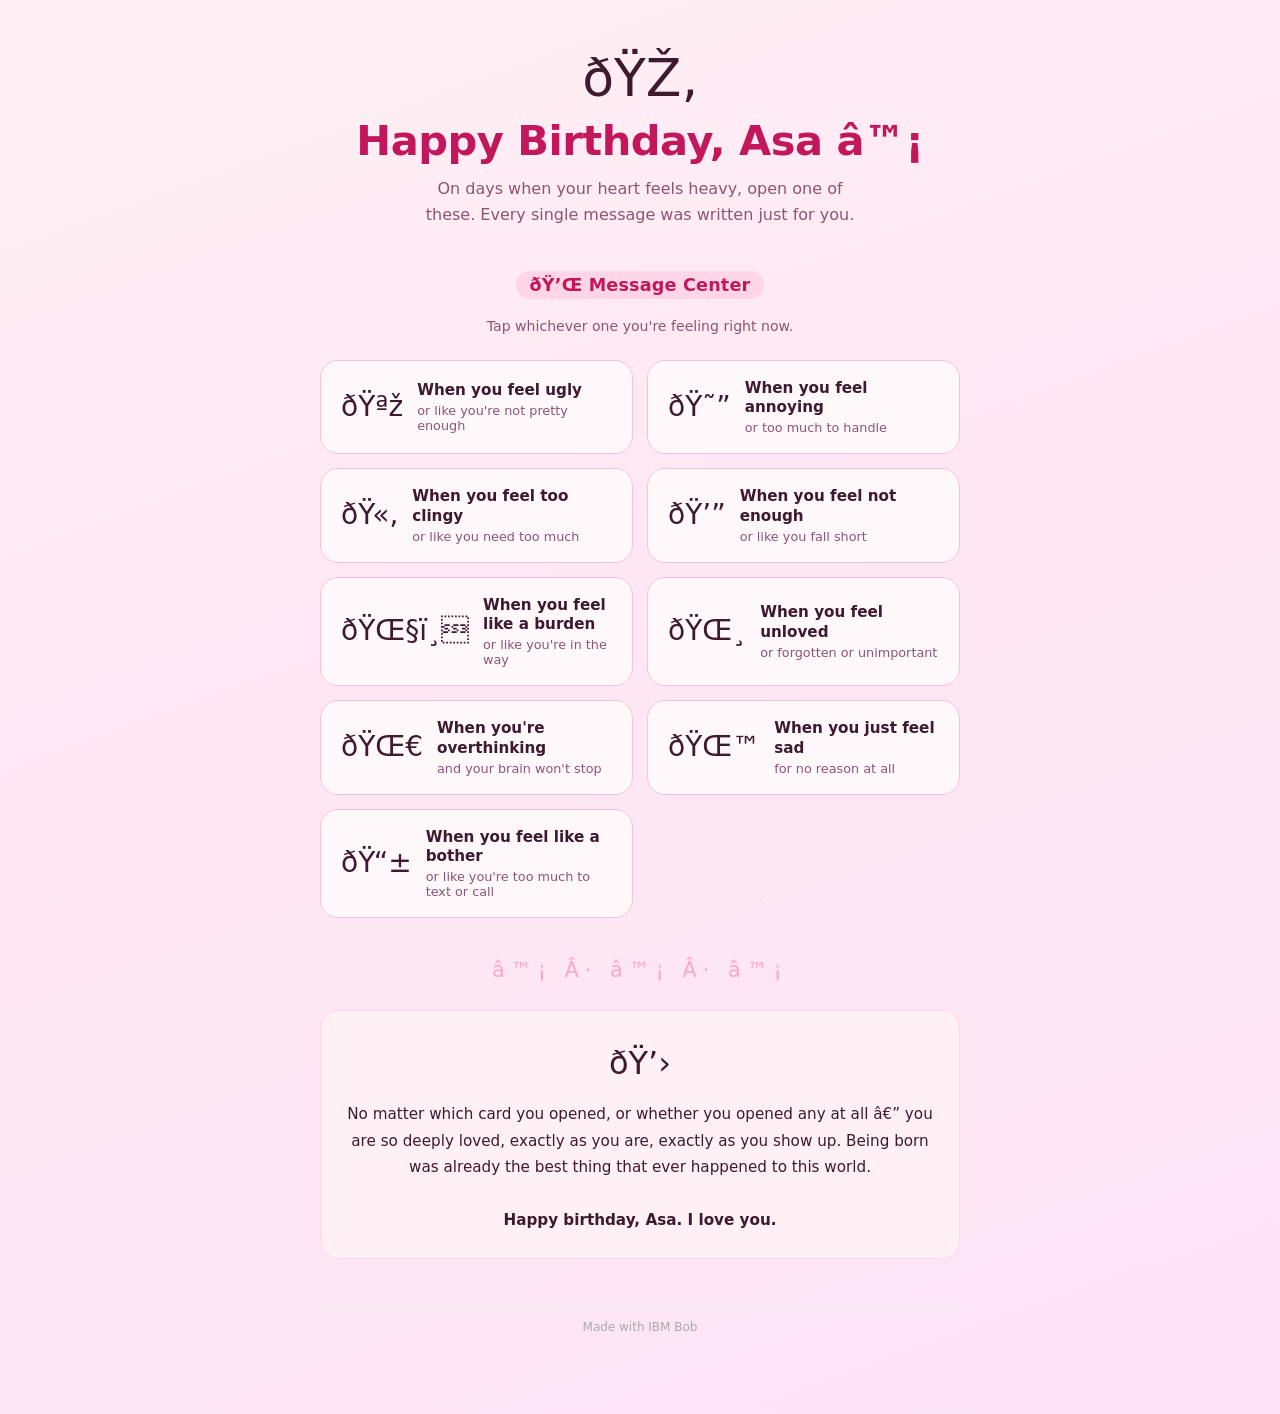
<file: asa-s-birthday-message-center.html>
<html lang="en">
  <head>
    <meta charset="UTF-8" />
    <meta name="viewport" content="width=device-width, initial-scale=1.0, maximum-scale=1" />
    <title>Asa's Birthday</title>
    <style>
      *, *::before, *::after { box-sizing: border-box; margin: 0; padding: 0; }

      :root {
        --pink-light: #fff0f5;
        --pink-mid:   #ffd6e7;
        --pink-deep:  #f9a8c9;
        --pink-hot:   #e8528a;
        --rose:       #c2185b;
        --text:       #3d1a2e;
        --muted:      #8c5575;
        --card-bg:    #fff8fb;
        --border:     #f5c2d8;
        --radius:     18px;
      }

      body {
        font-family: system-ui, sans-serif;
        background: linear-gradient(160deg, #fff0f5 0%, #ffe8f3 40%, #fce4f5 100%);
        min-height: 100vh;
        color: var(--text);
        overflow-x: hidden;
      }

      .bg-shapes-layer {
        position: fixed;
        inset: 0;
        pointer-events: none;
        z-index: 0;
        overflow: hidden;
      }
      .bg-shape {
        position: absolute;
        opacity: 0.18;
        animation: floatUp linear infinite;
        color: var(--pink-hot);
        user-select: none;
      }
      @keyframes floatUp {
        0%   { transform: translateY(0) rotate(0deg);   opacity: 0.18; }
        10%  { opacity: 0.22; }
        90%  { opacity: 0.18; }
        100% { transform: translateY(-110vh) rotate(25deg); opacity: 0; }
      }

      .page {
        position: relative;
        z-index: 1;
        max-width: 680px;
        margin: 0 auto;
        padding: 48px 20px 80px;
      }

      .hero {
        text-align: center;
        margin-bottom: 48px;
      }
      .hero-emoji { font-size: 52px; display: block; margin-bottom: 8px; }
      .hero h1 {
        font-size: clamp(1.8rem, 5vw, 2.6rem);
        font-weight: 700;
        color: var(--rose);
        letter-spacing: -0.5px;
        line-height: 1.2;
      }
      .hero p {
        margin-top: 10px;
        font-size: 1rem;
        color: var(--muted);
        max-width: 440px;
        margin-inline: auto;
        line-height: 1.6;
      }

      .section-title {
        font-size: 1.1rem;
        font-weight: 600;
        color: var(--rose);
        text-align: center;
        margin-bottom: 20px;
        letter-spacing: 0.01em;
      }
      .section-title span {
        background: var(--pink-mid);
        padding: 4px 14px;
        border-radius: 999px;
      }

      .cards-grid {
        display: grid;
        grid-template-columns: repeat(auto-fill, minmax(280px, 1fr));
        gap: 14px;
        margin-bottom: 40px;
      }

      .situation-card {
        background: var(--card-bg);
        border: 1.5px solid var(--border);
        border-radius: var(--radius);
        padding: 18px 20px;
        cursor: pointer;
        transition: border-color 0.2s, transform 0.15s, box-shadow 0.2s;
        display: flex;
        align-items: center;
        gap: 14px;
        user-select: none;
      }
      .situation-card:hover {
        border-color: var(--pink-hot);
        transform: translateY(-2px);
        box-shadow: 0 6px 20px rgba(232, 82, 138, 0.12);
      }
      .situation-card:active { transform: translateY(0); }
      .situation-card.active {
        border-color: var(--pink-hot);
        background: #fff2f8;
      }

      .card-icon { font-size: 28px; flex-shrink: 0; line-height: 1; }
      .card-label { font-size: 0.95rem; font-weight: 600; color: var(--text); line-height: 1.3; }
      .card-sublabel { font-size: 0.8rem; color: var(--muted); margin-top: 2px; }

      .message-panel {
        background: var(--card-bg);
        border: 2px solid var(--pink-hot);
        border-radius: var(--radius);
        padding: 28px 26px;
        margin-top: 8px;
        display: none;
        animation: popIn 0.28s cubic-bezier(0.34, 1.56, 0.64, 1);
      }
      .message-panel.visible { display: block; }

      @keyframes popIn {
        from { opacity: 0; transform: scale(0.95) translateY(6px); }
        to   { opacity: 1; transform: scale(1)    translateY(0);   }
      }

      .message-header { display: flex; align-items: center; gap: 10px; margin-bottom: 16px; }
      .message-header-icon { font-size: 30px; }
      .message-header-title { font-size: 1.05rem; font-weight: 700; color: var(--rose); }
      .message-body { font-size: 0.96rem; line-height: 1.75; color: var(--text); }
      .message-body p + p { margin-top: 12px; }

      .close-btn {
        display: inline-block;
        margin-top: 20px;
        font-size: 0.82rem;
        color: var(--muted);
        cursor: pointer;
        border: 1px solid var(--border);
        border-radius: 999px;
        padding: 4px 14px;
        transition: background 0.15s, color 0.15s;
      }
      .close-btn:hover { background: var(--pink-mid); color: var(--rose); }

      .divider { text-align: center; font-size: 1.3rem; color: var(--pink-deep); margin: 36px 0 28px; letter-spacing: 6px; }

      .love-note {
        background: var(--pink-light);
        border: 1.5px solid var(--pink-mid);
        border-radius: var(--radius);
        padding: 24px;
        text-align: center;
        color: var(--text);
        font-size: 0.95rem;
        line-height: 1.75;
      }
      .love-note .note-heart { font-size: 2rem; display: block; margin-bottom: 10px; }

      @media (max-width: 420px) {
        .page { padding: 32px 14px 60px; }
        .cards-grid { grid-template-columns: 1fr; }
        .message-panel { padding: 22px 18px; }
      }

      .made-with {
        text-align: center;
        font-size: 12px;
        color: #aaa;
        border-top: 1px solid #eee;
        margin-top: 48px;
        padding-top: 12px;
      }
    </style>
  </head>
  <body>

    <div class="bg-shapes-layer" aria-hidden="true">
      <span class="bg-shape" style="left:4%;font-size:20px;animation-duration:18s;animation-delay:0s;bottom:-20px">â™¥</span>
      <span class="bg-shape" style="left:10%;font-size:16px;animation-duration:22s;animation-delay:3s;bottom:-20px">â˜…</span>
      <span class="bg-shape" style="left:17%;font-size:14px;animation-duration:15s;animation-delay:1.5s;bottom:-20px">â™¥</span>
      <span class="bg-shape" style="left:24%;font-size:12px;animation-duration:20s;animation-delay:6s;bottom:-20px">âœ¦</span>
      <span class="bg-shape" style="left:31%;font-size:18px;animation-duration:17s;animation-delay:2s;bottom:-20px">â™¥</span>
      <span class="bg-shape" style="left:38%;font-size:14px;animation-duration:24s;animation-delay:4s;bottom:-20px">â˜…</span>
      <span class="bg-shape" style="left:45%;font-size:16px;animation-duration:19s;animation-delay:0.5s;bottom:-20px">â™¥</span>
      <span class="bg-shape" style="left:52%;font-size:13px;animation-duration:16s;animation-delay:7s;bottom:-20px">âœ¶</span>
      <span class="bg-shape" style="left:59%;font-size:20px;animation-duration:21s;animation-delay:3.5s;bottom:-20px">â™¥</span>
      <span class="bg-shape" style="left:66%;font-size:15px;animation-duration:23s;animation-delay:1s;bottom:-20px">â˜…</span>
      <span class="bg-shape" style="left:73%;font-size:14px;animation-duration:18s;animation-delay:5s;bottom:-20px">â™¥</span>
      <span class="bg-shape" style="left:80%;font-size:12px;animation-duration:20s;animation-delay:2.5s;bottom:-20px">âœ¦</span>
      <span class="bg-shape" style="left:87%;font-size:18px;animation-duration:25s;animation-delay:8s;bottom:-20px">â™¥</span>
      <span class="bg-shape" style="left:93%;font-size:16px;animation-duration:14s;animation-delay:9s;bottom:-20px">â˜…</span>
      <span class="bg-shape" style="left:63%;font-size:15px;animation-duration:17s;animation-delay:1s;bottom:-20px">â™¥</span>
      <span class="bg-shape" style="left:90%;font-size:19px;animation-duration:20s;animation-delay:2s;bottom:-20px">â™¥</span>
    </div>

    <div class="page">

      <div class="hero">
        <span class="hero-emoji">ðŸŽ‚</span>
        <h1>Happy Birthday, Asa â™¡</h1>
        <p>On days when your heart feels heavy, open one of these. Every single message was written just for you.</p>
      </div>

      <div class="section-title"><span>ðŸ’Œ Message Center</span></div>
      <p style="text-align:center;color:var(--muted);font-size:0.88rem;margin-bottom:22px;line-height:1.6">
        Tap whichever one you're feeling right now.
      </p>

      <div class="cards-grid" id="cardsGrid">

        <div class="situation-card" data-id="ugly">
          <span class="card-icon">ðŸªž</span>
          <div>
            <div class="card-label">When you feel ugly</div>
            <div class="card-sublabel">or like you're not pretty enough</div>
          </div>
        </div>

        <div class="situation-card" data-id="annoying">
          <span class="card-icon">ðŸ˜”</span>
          <div>
            <div class="card-label">When you feel annoying</div>
            <div class="card-sublabel">or too much to handle</div>
          </div>
        </div>

        <div class="situation-card" data-id="clingy">
          <span class="card-icon">ðŸ«‚</span>
          <div>
            <div class="card-label">When you feel too clingy</div>
            <div class="card-sublabel">or like you need too much</div>
          </div>
        </div>

        <div class="situation-card" data-id="notenough">
          <span class="card-icon">ðŸ’”</span>
          <div>
            <div class="card-label">When you feel not enough</div>
            <div class="card-sublabel">or like you fall short</div>
          </div>
        </div>

        <div class="situation-card" data-id="burden">
          <span class="card-icon">ðŸŒ§ï¸</span>
          <div>
            <div class="card-label">When you feel like a burden</div>
            <div class="card-sublabel">or like you're in the way</div>
          </div>
        </div>

        <div class="situation-card" data-id="unloved">
          <span class="card-icon">ðŸŒ¸</span>
          <div>
            <div class="card-label">When you feel unloved</div>
            <div class="card-sublabel">or forgotten or unimportant</div>
          </div>
        </div>

        <div class="situation-card" data-id="overthinking">
          <span class="card-icon">ðŸŒ€</span>
          <div>
            <div class="card-label">When you're overthinking</div>
            <div class="card-sublabel">and your brain won't stop</div>
          </div>
        </div>

        <div class="situation-card" data-id="sad">
          <span class="card-icon">ðŸŒ™</span>
          <div>
            <div class="card-label">When you just feel sad</div>
            <div class="card-sublabel">for no reason at all</div>
          </div>
        </div>

        <div class="situation-card" data-id="bother">
          <span class="card-icon">ðŸ“±</span>
          <div>
            <div class="card-label">When you feel like a bother</div>
            <div class="card-sublabel">or like you're too much to text or call</div>
          </div>
        </div>

      </div>

      <div class="message-panel" id="messagePanel">
        <div class="message-header">
          <span class="message-header-icon" id="msgIcon"></span>
          <div class="message-header-title" id="msgTitle"></div>
        </div>
        <div class="message-body" id="msgBody"></div>
        <span class="close-btn" id="closeBtn">close âœ•</span>
      </div>

      <div class="divider">â™¡ Â· â™¡ Â· â™¡</div>

      <div class="love-note">
        <span class="note-heart">ðŸ’›</span>
        No matter which card you opened, or whether you opened any at all â€”
        you are so deeply loved, exactly as you are, exactly as you show up.
        Being born was already the best thing that ever happened to this world.
        <br /><br />
        <strong>Happy birthday, Asa. I love you.</strong>
      </div>

      <p class="made-with">Made with IBM Bob</p>

    </div>

    

    <script>
      const messages = {
        ugly: {
          icon: "ðŸªž",
          title: "When you feel ugly",
          body: `<p>You are not ugly. Not even close. The way you look at the world, the way your face lights up when you laugh, the way you exist â€” it's genuinely beautiful. I know you don't always see it, but I do, every single time.</p>
                 <p>Beauty standards are made up. Your face, your body, your presence â€” they are real and they are lovely. You don't need to earn being considered beautiful. You already are.</p>
                 <p>And even on the days you can't believe that â€” I believe it enough for both of us. ðŸ’—</p>`
        },
        annoying: {
          icon: "ðŸ˜”",
          title: "When you feel annoying",
          body: `<p>You are not annoying. The people who love you want to hear from you. Your thoughts, your feelings, your random tangents â€” none of that is too much. It's just you, and you are someone worth listening to.</p>
                 <p>I have never once thought "this is too much." Not once. Every message, every call, every moment â€” I'm glad for it. You could never be annoying to me.</p>
                 <p>Please don't shrink yourself. You deserve to take up space. ðŸŒ·</p>`
        },
        clingy: {
          icon: "ðŸ«‚",
          title: "When you feel too clingy",
          body: `<p>Wanting closeness is not a flaw. Needing people is not weakness. You are a person who loves deeply and wants to feel loved back â€” that is one of the most human things there is.</p>
                 <p>You are not too clingy. You are someone who knows what she needs. And anyone worth keeping in your life will understand that, and meet you there.</p>
                 <p>You deserve someone who makes you feel secure, not someone who makes you feel like too much. ðŸ¤</p>`
        },
        notenough: {
          icon: "ðŸ’”",
          title: "When you feel not enough",
          body: `<p>You are enough. Not "enough if you tried harder" or "enough when you fix this." Enough right now, today, exactly as you are in this moment.</p>
                 <p>The bar you hold yourself to is impossibly high, and you still clear it more than you know. The people who love you aren't waiting for a better version of you. They love this version. This one.</p>
                 <p>You have always been enough. You just forgot for a second. Let me remind you. ðŸ’›</p>`
        },
        burden: {
          icon: "ðŸŒ§ï¸",
          title: "When you feel like a burden",
          body: `<p>You are not a burden. You are a person â€” a whole, real, feeling person â€” and people who care about you want to show up for you the same way you show up for them.</p>
                 <p>Asking for help is not burdening someone. Needing support is not burdening someone. You have given so much of yourself to others. You are allowed to receive too.</p>
                 <p>The world is better with you in it, not despite everything you carry, but because of who you are underneath all of it. ðŸŒ¸</p>`
        },
        unloved: {
          icon: "ðŸŒ¸",
          title: "When you feel unloved",
          body: `<p>You are loved. I know that feeling can make it hard to believe, but it's true. There are people in your life who think about you, who root for you, who would drop things to be there for you.</p>
                 <p>And me â€” I love you. Not because I have to, not out of habit, but because you are genuinely one of the most special people I've ever known. The world is softer because you're in it.</p>
                 <p>On days it feels distant, come back to this. You are so, so loved. ðŸ’•</p>`
        },
        overthinking: {
          icon: "ðŸŒ€",
          title: "When you're overthinking",
          body: `<p>Your brain is doing that thing again where it convinces you that the worst-case scenario is the most likely one. It's lying to you. Most of what you're worried about won't happen the way you're imagining.</p>
                 <p>Take a breath. You don't have to solve everything right now. You don't have to figure it all out tonight. Some things are allowed to just be uncertain for a little while.</p>
                 <p>You've gotten through every hard thing before. You'll get through this too. I'm here. ðŸ«¶</p>`
        },
        sad: {
          icon: "ðŸŒ™",
          title: "When you just feel sad",
          body: `<p>You don't need a reason. Sadness doesn't always make sense and it doesn't have to. Sometimes it just sits there, and that's okay. You're allowed to feel it without justifying it.</p>
                 <p>Be gentle with yourself tonight. Rest if you can. Let yourself feel without fighting it. The heavy feeling always passes, even when it doesn't seem like it will.</p>
                 <p>I'm thinking of you. I hope tomorrow feels a little lighter. And if it doesn't, I'm still here. ðŸŒ™</p>`
        },
        bother: {
          icon: "ðŸ“±",
          title: "When you feel like a bother",
          body: `<p>You are not a bother. Texting someone you care about is not bothering them. Reaching out when you need something is not bothering them. You matter enough to contact. Please don't talk yourself out of it.</p>
                 <p>The right people in your life want to hear from you. They're not secretly hoping you'll leave them alone. And if someone ever makes you feel that way â€” that says everything about them and nothing about you.</p>
                 <p>Text. Call. Reach out. You are never, ever a bother to the people who love you. ðŸ’Œ</p>`
        }
      };

      const panel = document.getElementById("messagePanel");
      const msgIcon = document.getElementById("msgIcon");
      const msgTitle = document.getElementById("msgTitle");
      const msgBody = document.getElementById("msgBody");
      const closeBtn = document.getElementById("closeBtn");
      const cards = document.querySelectorAll(".situation-card");

      cards.forEach(card => {
        card.addEventListener("click", () => {
          const id = card.dataset.id;
          const msg = messages[id];
          if (!msg) return;

          cards.forEach(c => c.classList.remove("active"));
          card.classList.add("active");

          msgIcon.textContent = msg.icon;
          msgTitle.textContent = msg.title;
          msgBody.innerHTML = msg.body;

          panel.classList.add("visible");
          panel.scrollIntoView({ behavior: "smooth", block: "nearest" });
        });
      });

      closeBtn.addEventListener("click", () => {
        panel.classList.remove("visible");
        cards.forEach(c => c.classList.remove("active"));
      });
    </script>

  </body>
</html>
</file>
